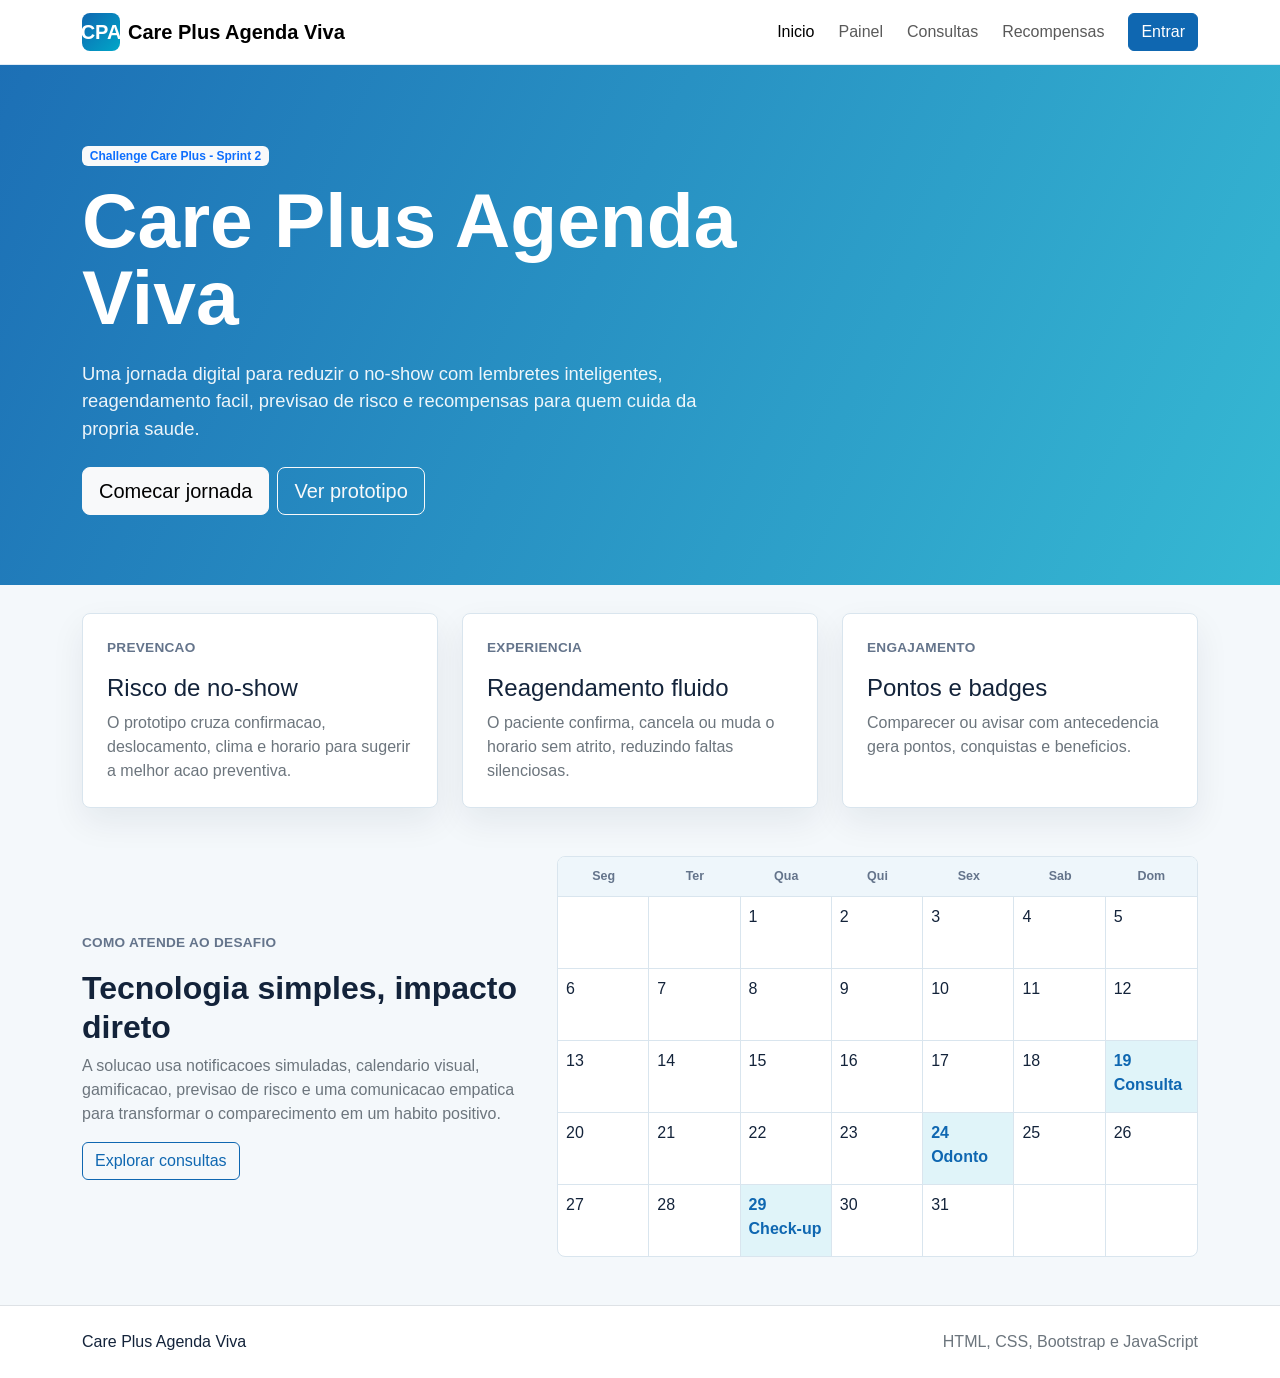
<file: index.html>
<!doctype html>
<html lang="pt-BR">
<head>
  <meta charset="utf-8">
  <meta name="viewport" content="width=device-width, initial-scale=1">
  <title>Care Plus Agenda Viva</title>
  <link href="https://cdn.jsdelivr.net/npm/bootstrap@5.3.3/dist/css/bootstrap.min.css" rel="stylesheet">
  <link href="css/styles.css" rel="stylesheet">
</head>
<body>
  <nav class="navbar navbar-expand-lg bg-white sticky-top">
    <div class="container">
      <a class="navbar-brand d-flex align-items-center gap-2 fw-bold" href="index.html">
        <span class="brand-mark">CPA</span>
        Care Plus Agenda Viva
      </a>
      <button class="navbar-toggler" type="button" data-bs-toggle="collapse" data-bs-target="#mainNav" aria-controls="mainNav" aria-expanded="false" aria-label="Abrir menu">
        <span class="navbar-toggler-icon"></span>
      </button>
      <div class="collapse navbar-collapse" id="mainNav">
        <ul class="navbar-nav ms-auto align-items-lg-center gap-lg-2">
          <li class="nav-item"><a class="nav-link active" href="index.html">Inicio</a></li>
          <li class="nav-item"><a class="nav-link" href="dashboard.html">Painel</a></li>
          <li class="nav-item"><a class="nav-link" href="consultas.html">Consultas</a></li>
          <li class="nav-item"><a class="nav-link" href="recompensas.html">Recompensas</a></li>
          <li class="nav-item"><a class="btn btn-primary ms-lg-2" href="login.html">Entrar</a></li>
        </ul>
      </div>
    </div>
  </nav>

  <header class="hero-band">
    <div class="container">
      <div class="hero-panel">
        <span class="badge bg-light text-primary mb-3">Challenge Care Plus - Sprint 2</span>
        <h1>Care Plus Agenda Viva</h1>
        <p class="mt-4">Uma jornada digital para reduzir o no-show com lembretes inteligentes, reagendamento facil, previsao de risco e recompensas para quem cuida da propria saude.</p>
        <div class="d-flex flex-wrap gap-2 mt-4">
          <a class="btn btn-light btn-lg" href="login.html">Comecar jornada</a>
          <a class="btn btn-outline-light btn-lg" href="dashboard.html">Ver prototipo</a>
        </div>
      </div>
    </div>
  </header>

  <main class="page-shell">
    <section class="container">
      <div class="row g-4 align-items-stretch">
        <div class="col-md-4">
          <div class="soft-card h-100 p-4">
            <p class="small-label">Prevencao</p>
            <h2 class="h4">Risco de no-show</h2>
            <p class="text-secondary mb-0">O prototipo cruza confirmacao, deslocamento, clima e horario para sugerir a melhor acao preventiva.</p>
          </div>
        </div>
        <div class="col-md-4">
          <div class="soft-card h-100 p-4">
            <p class="small-label">Experiencia</p>
            <h2 class="h4">Reagendamento fluido</h2>
            <p class="text-secondary mb-0">O paciente confirma, cancela ou muda o horario sem atrito, reduzindo faltas silenciosas.</p>
          </div>
        </div>
        <div class="col-md-4">
          <div class="soft-card h-100 p-4">
            <p class="small-label">Engajamento</p>
            <h2 class="h4">Pontos e badges</h2>
            <p class="text-secondary mb-0">Comparecer ou avisar com antecedencia gera pontos, conquistas e beneficios.</p>
          </div>
        </div>
      </div>
    </section>

    <section class="container mt-5">
      <div class="row g-4 align-items-center">
        <div class="col-lg-5">
          <p class="small-label">Como atende ao desafio</p>
          <h2 class="section-title">Tecnologia simples, impacto direto</h2>
          <p class="text-secondary">A solucao usa notificacoes simuladas, calendario visual, gamificacao, previsao de risco e uma comunicacao empatica para transformar o comparecimento em um habito positivo.</p>
          <a class="btn btn-outline-primary" href="consultas.html">Explorar consultas</a>
        </div>
        <div class="col-lg-7">
          <div class="calendar-block">
            <div class="calendar-head">
              <span>Seg</span><span>Ter</span><span>Qua</span><span>Qui</span><span>Sex</span><span>Sab</span><span>Dom</span>
            </div>
            <div class="calendar-day">
              <span></span><span></span><span>1</span><span>2</span><span>3</span><span>4</span><span>5</span>
              <span>6</span><span>7</span><span>8</span><span>9</span><span>10</span><span>11</span><span>12</span>
              <span>13</span><span>14</span><span>15</span><span>16</span><span>17</span><span>18</span><span class="has-event">19 Consulta</span>
              <span>20</span><span>21</span><span>22</span><span>23</span><span class="has-event">24 Odonto</span><span>25</span><span>26</span>
              <span>27</span><span>28</span><span class="has-event">29 Check-up</span><span>30</span><span>31</span><span></span><span></span>
            </div>
          </div>
        </div>
      </div>
    </section>
  </main>

  <footer class="border-top bg-white py-4">
    <div class="container d-flex flex-wrap justify-content-between gap-2">
      <span>Care Plus Agenda Viva</span>
      <span class="text-secondary">HTML, CSS, Bootstrap e JavaScript</span>
    </div>
  </footer>

  <script src="https://cdn.jsdelivr.net/npm/bootstrap@5.3.3/dist/js/bootstrap.bundle.min.js"></script>
  <script src="js/app.js"></script>
</body>
</html>
</file>
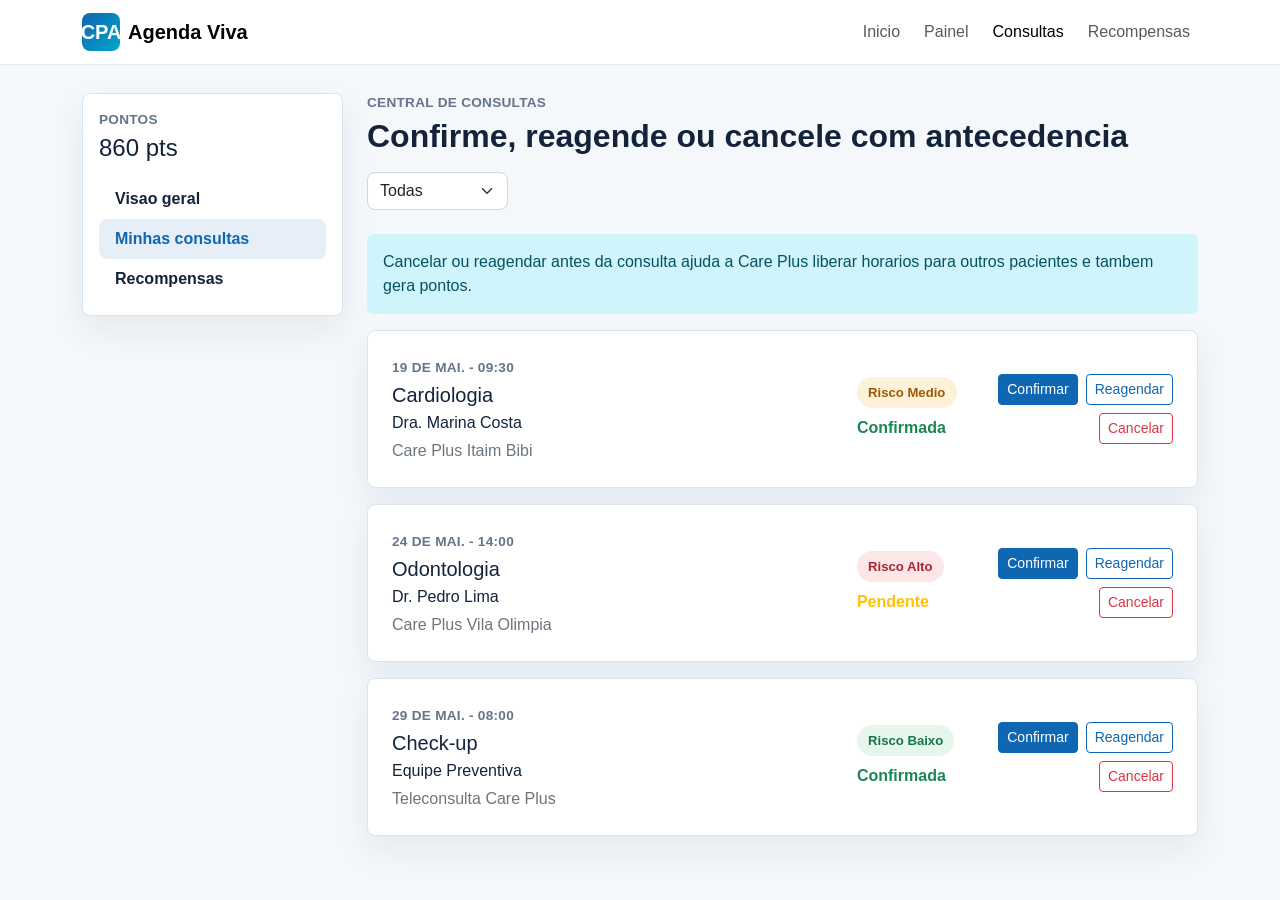
<file: consultas.html>
<!doctype html>
<html lang="pt-BR">
<head>
  <meta charset="utf-8">
  <meta name="viewport" content="width=device-width, initial-scale=1">
  <title>Consultas - Care Plus Agenda Viva</title>
  <link href="https://cdn.jsdelivr.net/npm/bootstrap@5.3.3/dist/css/bootstrap.min.css" rel="stylesheet">
  <link href="css/styles.css" rel="stylesheet">
</head>
<body>
  <nav class="navbar navbar-expand-lg bg-white sticky-top">
    <div class="container">
      <a class="navbar-brand d-flex align-items-center gap-2 fw-bold" href="index.html"><span class="brand-mark">CPA</span> Agenda Viva</a>
      <button class="navbar-toggler" type="button" data-bs-toggle="collapse" data-bs-target="#mainNav" aria-label="Abrir menu"><span class="navbar-toggler-icon"></span></button>
      <div class="collapse navbar-collapse" id="mainNav">
        <ul class="navbar-nav ms-auto gap-lg-2">
          <li class="nav-item"><a class="nav-link" href="index.html">Inicio</a></li>
          <li class="nav-item"><a class="nav-link" href="dashboard.html">Painel</a></li>
          <li class="nav-item"><a class="nav-link active" href="consultas.html">Consultas</a></li>
          <li class="nav-item"><a class="nav-link" href="recompensas.html">Recompensas</a></li>
        </ul>
      </div>
    </div>
  </nav>

  <main class="page-shell">
    <div class="container">
      <div class="row g-4">
        <aside class="col-lg-3">
          <div class="soft-card app-sidebar p-3">
            <p class="small-label mb-1">Pontos</p>
            <h1 class="h4 mb-3"><span data-user-points>860</span> pts</h1>
            <nav class="app-nav nav flex-column">
              <a class="nav-link" href="dashboard.html">Visao geral</a>
              <a class="nav-link active" href="consultas.html">Minhas consultas</a>
              <a class="nav-link" href="recompensas.html">Recompensas</a>
            </nav>
          </div>
        </aside>
        <section class="col-lg-9">
          <div class="d-flex flex-wrap justify-content-between align-items-end gap-3 mb-4">
            <div>
              <p class="small-label mb-1">Central de consultas</p>
              <h2 class="section-title mb-0">Confirme, reagende ou cancele com antecedencia</h2>
            </div>
            <select id="appointmentFilter" class="form-select w-auto" aria-label="Filtrar consultas">
              <option value="todas">Todas</option>
              <option value="confirmada">Confirmadas</option>
              <option value="pendente">Pendentes</option>
              <option value="cancelada">Canceladas</option>
            </select>
          </div>

          <div class="alert alert-info border-0">
            Cancelar ou reagendar antes da consulta ajuda a Care Plus liberar horarios para outros pacientes e tambem gera pontos.
          </div>

          <div id="appointmentsList"></div>
        </section>
      </div>
    </div>
  </main>

  <div class="modal fade" id="rescheduleModal" tabindex="-1" aria-labelledby="rescheduleTitle" aria-hidden="true">
    <div class="modal-dialog modal-dialog-centered">
      <div class="modal-content">
        <form id="rescheduleForm">
          <div class="modal-header">
            <h2 class="modal-title fs-5" id="rescheduleTitle">Reagendar consulta</h2>
            <button type="button" class="btn-close" data-bs-dismiss="modal" aria-label="Fechar"></button>
          </div>
          <div class="modal-body">
            <div class="mb-3">
              <label for="newDate" class="form-label">Nova data</label>
              <input id="newDate" class="form-control" type="date" required>
            </div>
            <div class="mb-3">
              <label for="newTime" class="form-label">Novo horario</label>
              <input id="newTime" class="form-control" type="time" required>
            </div>
            <p class="text-secondary mb-0">Apos reagendar, o risco cai e o paciente ganha pontos por agir com antecedencia.</p>
          </div>
          <div class="modal-footer">
            <button type="button" class="btn btn-outline-secondary" data-bs-dismiss="modal">Voltar</button>
            <button type="submit" class="btn btn-primary">Salvar reagendamento</button>
          </div>
        </form>
      </div>
    </div>
  </div>

  <div id="toastArea" class="toast-container position-fixed bottom-0 end-0 p-3"></div>
  <script src="https://cdn.jsdelivr.net/npm/bootstrap@5.3.3/dist/js/bootstrap.bundle.min.js"></script>
  <script src="js/app.js"></script>
</body>
</html>
</file>
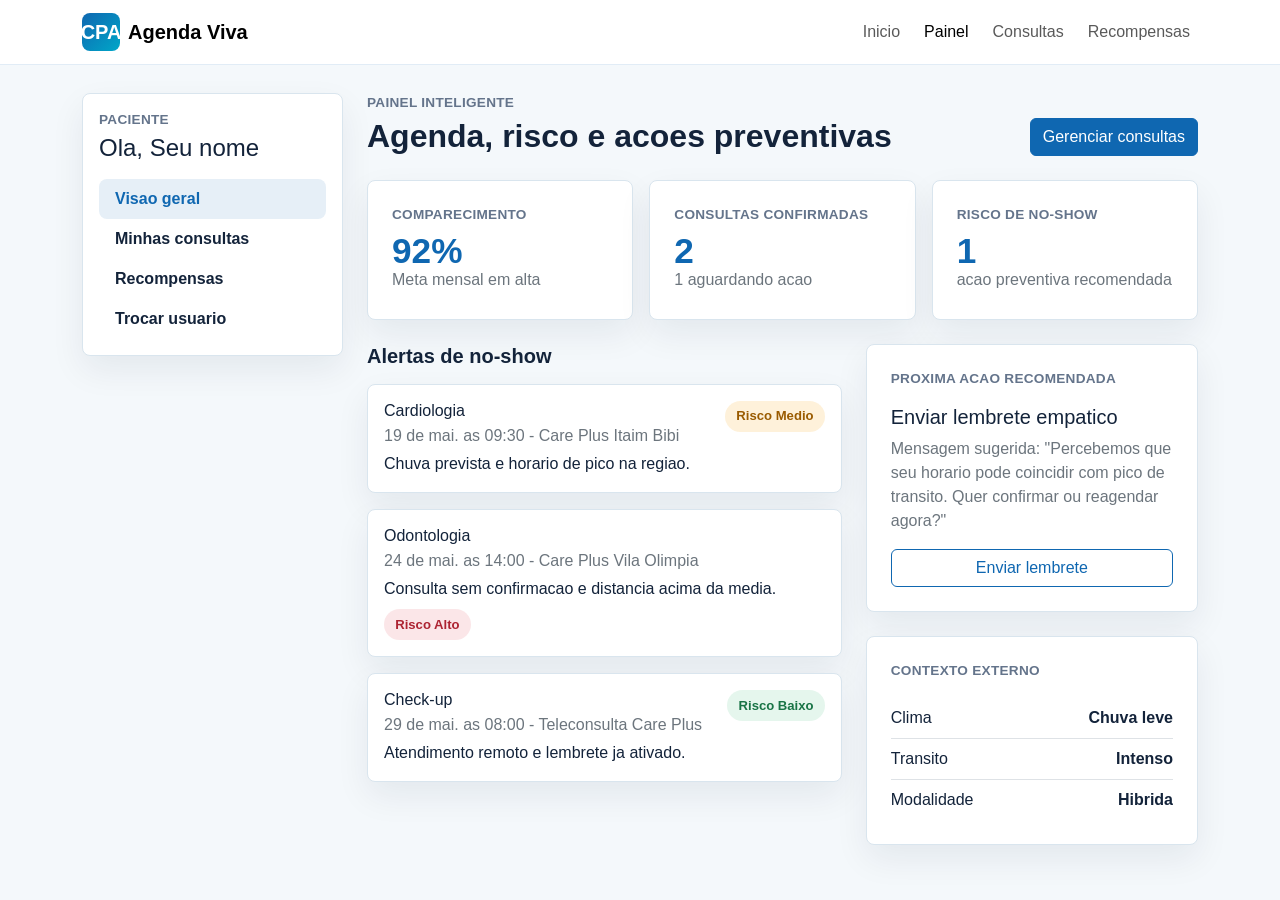
<file: dashboard.html>
<!doctype html>
<html lang="pt-BR">
<head>
  <meta charset="utf-8">
  <meta name="viewport" content="width=device-width, initial-scale=1">
  <title>Painel - Care Plus Agenda Viva</title>
  <link href="https://cdn.jsdelivr.net/npm/bootstrap@5.3.3/dist/css/bootstrap.min.css" rel="stylesheet">
  <link href="css/styles.css" rel="stylesheet">
</head>
<body>
  <nav class="navbar navbar-expand-lg bg-white sticky-top">
    <div class="container">
      <a class="navbar-brand d-flex align-items-center gap-2 fw-bold" href="index.html"><span class="brand-mark">CPA</span> Agenda Viva</a>
      <button class="navbar-toggler" type="button" data-bs-toggle="collapse" data-bs-target="#mainNav" aria-label="Abrir menu"><span class="navbar-toggler-icon"></span></button>
      <div class="collapse navbar-collapse" id="mainNav">
        <ul class="navbar-nav ms-auto gap-lg-2">
          <li class="nav-item"><a class="nav-link" href="index.html">Inicio</a></li>
          <li class="nav-item"><a class="nav-link active" href="dashboard.html">Painel</a></li>
          <li class="nav-item"><a class="nav-link" href="consultas.html">Consultas</a></li>
          <li class="nav-item"><a class="nav-link" href="recompensas.html">Recompensas</a></li>
        </ul>
      </div>
    </div>
  </nav>

  <main class="page-shell">
    <div class="container">
      <div class="row g-4">
        <aside class="col-lg-3">
          <div class="soft-card app-sidebar p-3">
            <p class="small-label mb-1">Paciente</p>
            <h1 class="h4 mb-3">Ola, <span data-user-name>Seu nome</span></h1>
            <nav class="app-nav nav flex-column">
              <a class="nav-link active" href="dashboard.html">Visao geral</a>
              <a class="nav-link" href="consultas.html">Minhas consultas</a>
              <a class="nav-link" href="recompensas.html">Recompensas</a>
              <a class="nav-link" href="login.html">Trocar usuario</a>
            </nav>
          </div>
        </aside>
        <section class="col-lg-9">
          <div class="d-flex flex-wrap justify-content-between align-items-end gap-3 mb-4">
            <div>
              <p class="small-label mb-1">Painel inteligente</p>
              <h2 class="section-title mb-0">Agenda, risco e acoes preventivas</h2>
            </div>
            <a class="btn btn-primary" href="consultas.html">Gerenciar consultas</a>
          </div>

          <div id="dashboardMetrics" class="row g-3 mb-4"></div>

          <div class="row g-4">
            <div class="col-xl-7">
              <h3 class="h5 fw-bold mb-3">Alertas de no-show</h3>
              <div id="riskAlerts"></div>
            </div>
            <div class="col-xl-5">
              <div class="soft-card p-4 mb-4">
                <p class="small-label">Proxima acao recomendada</p>
                <h3 class="h5">Enviar lembrete empatico</h3>
                <p class="text-secondary">Mensagem sugerida: "Percebemos que seu horario pode coincidir com pico de transito. Quer confirmar ou reagendar agora?"</p>
                <button class="btn btn-outline-primary w-100" onclick="showToast('Lembrete inteligente enviado ao paciente.')">Enviar lembrete</button>
              </div>
              <div class="soft-card p-4">
                <p class="small-label">Contexto externo</p>
                <div class="d-flex justify-content-between border-bottom py-2"><span>Clima</span><strong>Chuva leve</strong></div>
                <div class="d-flex justify-content-between border-bottom py-2"><span>Transito</span><strong>Intenso</strong></div>
                <div class="d-flex justify-content-between py-2"><span>Modalidade</span><strong>Hibrida</strong></div>
              </div>
            </div>
          </div>
        </section>
      </div>
    </div>
  </main>

  <div id="toastArea" class="toast-container position-fixed bottom-0 end-0 p-3"></div>
  <script src="https://cdn.jsdelivr.net/npm/bootstrap@5.3.3/dist/js/bootstrap.bundle.min.js"></script>
  <script src="js/app.js"></script>
</body>
</html>
</file>
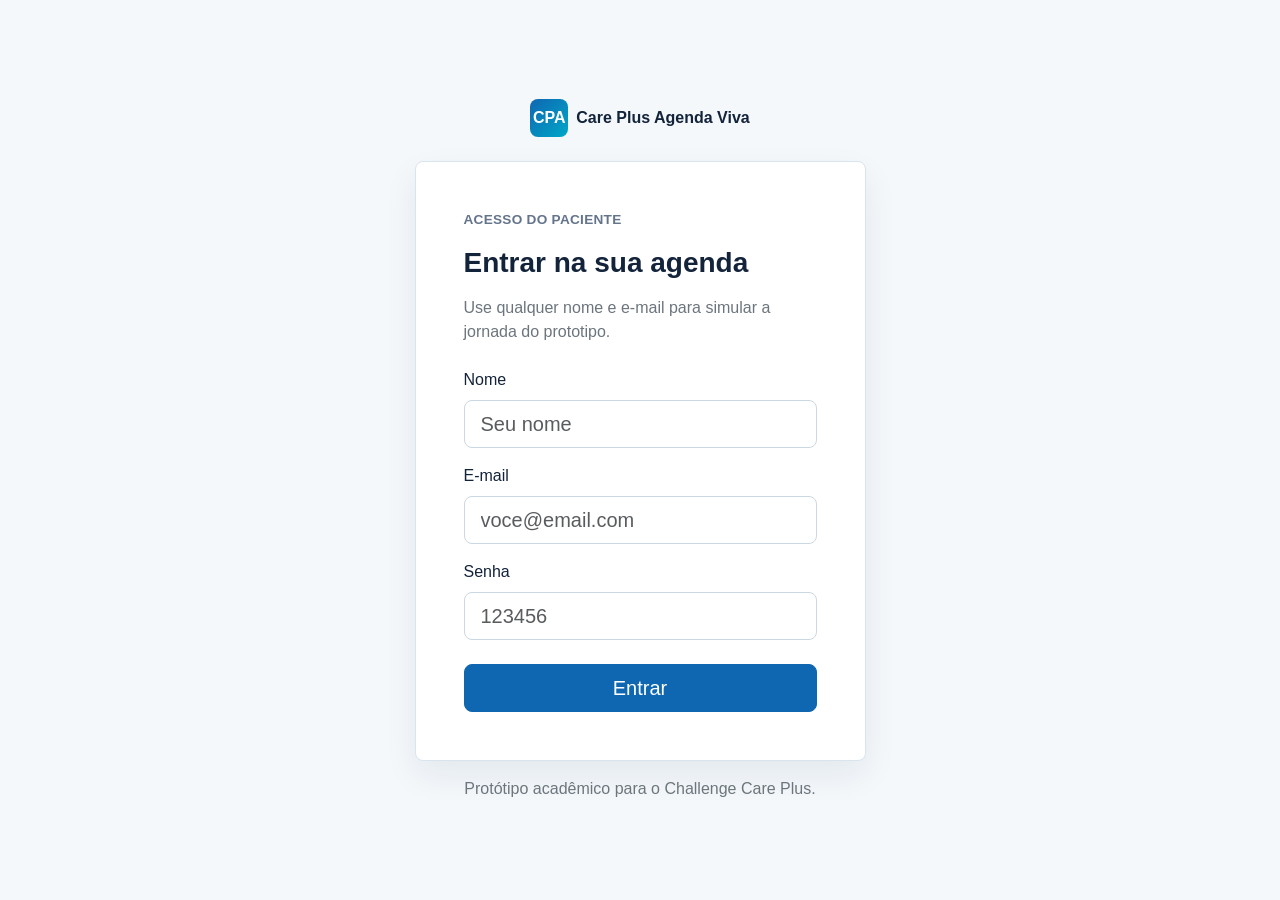
<file: login.html>
<!doctype html>
<html lang="pt-BR">
<head>
  <meta charset="utf-8">
  <meta name="viewport" content="width=device-width, initial-scale=1">
  <title>Login - Care Plus Agenda Viva</title>
  <link href="https://cdn.jsdelivr.net/npm/bootstrap@5.3.3/dist/css/bootstrap.min.css" rel="stylesheet">
  <link href="css/styles.css" rel="stylesheet">
</head>
<body>
  <main class="min-vh-100 d-flex align-items-center py-5">
    <div class="container">
      <div class="row justify-content-center">
        <div class="col-md-8 col-lg-5">
          <div class="text-center mb-4">
            <a class="navbar-brand d-inline-flex align-items-center gap-2 fw-bold" href="index.html">
              <span class="brand-mark">CPA</span>
              Care Plus Agenda Viva
            </a>
          </div>
          <div class="soft-card p-4 p-md-5">
            <p class="small-label">Acesso do paciente</p>
            <h1 class="h3 fw-bold mb-3">Entrar na sua agenda</h1>
            <p class="text-secondary">Use qualquer nome e e-mail para simular a jornada do prototipo.</p>
            <form id="loginForm" class="mt-4">
              <div class="mb-3">
                <label class="form-label" for="name">Nome</label>
                <input class="form-control form-control-lg" id="name" type="text" placeholder="Seu nome" required>
              </div>
              <div class="mb-3">
                <label class="form-label" for="email">E-mail</label>
                <input class="form-control form-control-lg" id="email" type="email" placeholder="voce@email.com" required>
              </div>
              <div class="mb-4">
                <label class="form-label" for="password">Senha</label>
                <input class="form-control form-control-lg" id="password" type="password" placeholder="123456" required>
              </div>
              <button class="btn btn-primary btn-lg w-100" type="submit">Entrar</button>
            </form>
          </div>
          <p class="text-center text-secondary mt-3 mb-0">Protótipo acadêmico para o Challenge Care Plus.</p>
        </div>
      </div>
    </div>
  </main>

  <script src="https://cdn.jsdelivr.net/npm/bootstrap@5.3.3/dist/js/bootstrap.bundle.min.js"></script>
  <script src="js/app.js"></script>
</body>
</html>
</file>
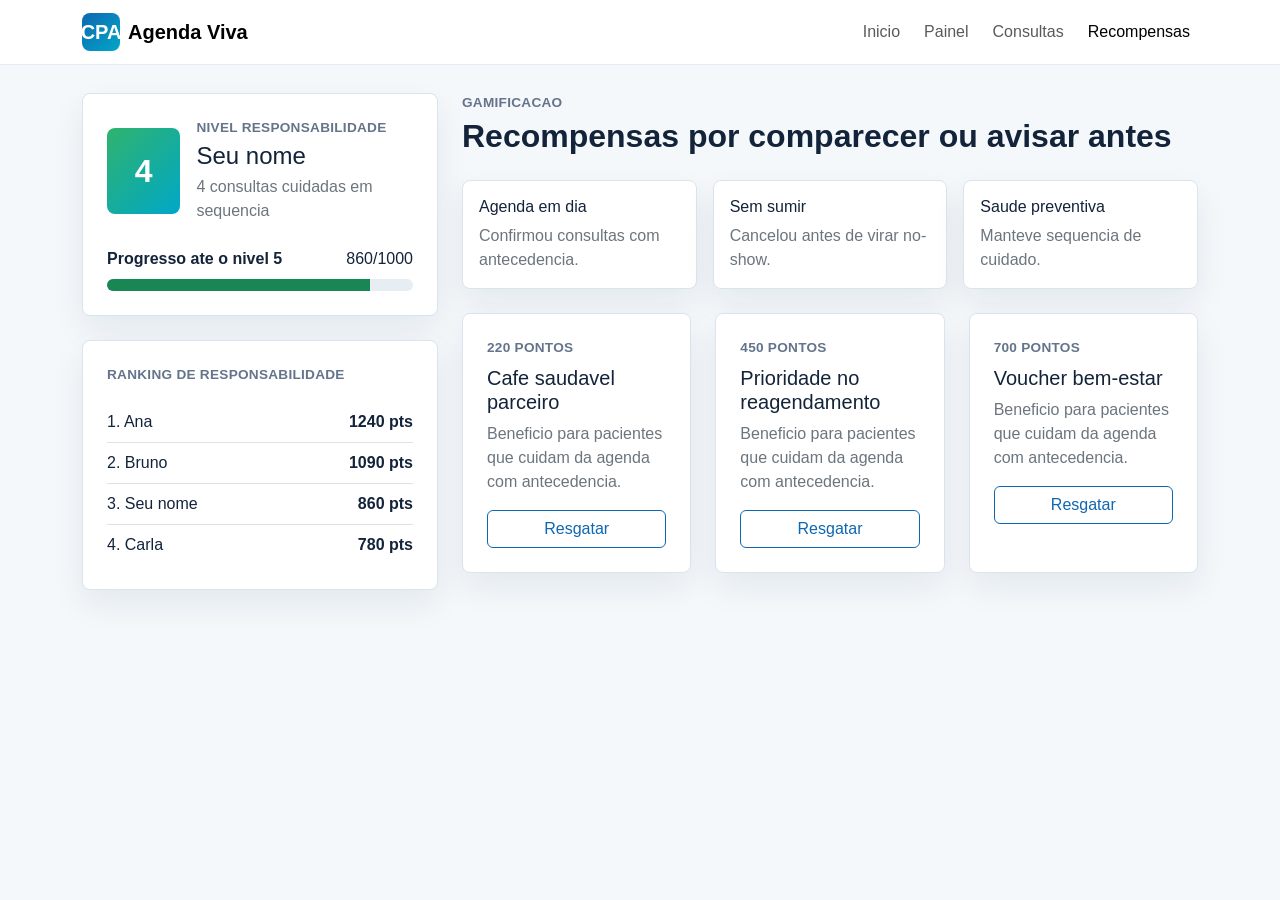
<file: recompensas.html>
<!doctype html>
<html lang="pt-BR">
<head>
  <meta charset="utf-8">
  <meta name="viewport" content="width=device-width, initial-scale=1">
  <title>Recompensas - Care Plus Agenda Viva</title>
  <link href="https://cdn.jsdelivr.net/npm/bootstrap@5.3.3/dist/css/bootstrap.min.css" rel="stylesheet">
  <link href="css/styles.css" rel="stylesheet">
</head>
<body>
  <nav class="navbar navbar-expand-lg bg-white sticky-top">
    <div class="container">
      <a class="navbar-brand d-flex align-items-center gap-2 fw-bold" href="index.html"><span class="brand-mark">CPA</span> Agenda Viva</a>
      <button class="navbar-toggler" type="button" data-bs-toggle="collapse" data-bs-target="#mainNav" aria-label="Abrir menu"><span class="navbar-toggler-icon"></span></button>
      <div class="collapse navbar-collapse" id="mainNav">
        <ul class="navbar-nav ms-auto gap-lg-2">
          <li class="nav-item"><a class="nav-link" href="index.html">Inicio</a></li>
          <li class="nav-item"><a class="nav-link" href="dashboard.html">Painel</a></li>
          <li class="nav-item"><a class="nav-link" href="consultas.html">Consultas</a></li>
          <li class="nav-item"><a class="nav-link active" href="recompensas.html">Recompensas</a></li>
        </ul>
      </div>
    </div>
  </nav>

  <main class="page-shell">
    <div class="container">
      <div class="row g-4 align-items-start">
        <aside class="col-lg-4">
          <div class="soft-card p-4">
            <div class="d-flex gap-3 align-items-center">
              <div class="reward-level">4</div>
              <div>
                <p class="small-label mb-1">Nivel responsabilidade</p>
                <h1 class="h4 mb-1"><span data-user-name>Seu nome</span></h1>
                <p class="mb-0 text-secondary"><span id="streakDays">4</span> consultas cuidadas em sequencia</p>
              </div>
            </div>
            <div class="mt-4">
              <div class="d-flex justify-content-between mb-2">
                <span class="fw-bold">Progresso ate o nivel 5</span>
                <span><span id="rewardPoints">860</span>/1000</span>
              </div>
              <div class="progress" role="progressbar" aria-label="Progresso de nivel">
                <div id="levelProgress" class="progress-bar bg-success" style="width: 86%"></div>
              </div>
            </div>
          </div>

          <div class="soft-card p-4 mt-4">
            <p class="small-label">Ranking de responsabilidade</p>
            <div class="d-flex justify-content-between border-bottom py-2"><span>1. Ana</span><strong>1240 pts</strong></div>
            <div class="d-flex justify-content-between border-bottom py-2"><span>2. Bruno</span><strong>1090 pts</strong></div>
            <div class="d-flex justify-content-between border-bottom py-2"><span>3. <span data-user-name>Seu nome</span></span><strong><span data-user-points>860</span> pts</strong></div>
            <div class="d-flex justify-content-between py-2"><span>4. Carla</span><strong>780 pts</strong></div>
          </div>
        </aside>

        <section class="col-lg-8">
          <div class="mb-4">
            <p class="small-label mb-1">Gamificacao</p>
            <h2 class="section-title mb-0">Recompensas por comparecer ou avisar antes</h2>
          </div>

          <div class="row g-3 mb-4">
            <div class="col-md-4">
              <div class="soft-card p-3 h-100">
                <h3 class="h6">Agenda em dia</h3>
                <p class="text-secondary mb-0">Confirmou consultas com antecedencia.</p>
              </div>
            </div>
            <div class="col-md-4">
              <div class="soft-card p-3 h-100">
                <h3 class="h6">Sem sumir</h3>
                <p class="text-secondary mb-0">Cancelou antes de virar no-show.</p>
              </div>
            </div>
            <div class="col-md-4">
              <div class="soft-card p-3 h-100">
                <h3 class="h6">Saude preventiva</h3>
                <p class="text-secondary mb-0">Manteve sequencia de cuidado.</p>
              </div>
            </div>
          </div>

          <div id="rewardList" class="row g-4"></div>
        </section>
      </div>
    </div>
  </main>

  <div id="toastArea" class="toast-container position-fixed bottom-0 end-0 p-3"></div>
  <script src="https://cdn.jsdelivr.net/npm/bootstrap@5.3.3/dist/js/bootstrap.bundle.min.js"></script>
  <script src="js/app.js"></script>
</body>
</html>
</file>
<file: css/styles.css>
:root {
  --care-blue: #0f67b1;
  --care-cyan: #00a7c8;
  --care-green: #2fb36d;
  --care-ink: #13233a;
  --care-muted: #64748b;
  --care-bg: #f4f8fb;
  --care-line: #d9e5ee;
}

body {
  background: var(--care-bg);
  color: var(--care-ink);
  font-family: Arial, Helvetica, sans-serif;
}

.navbar {
  border-bottom: 1px solid rgba(15, 103, 177, 0.12);
}

.brand-mark {
  align-items: center;
  background: linear-gradient(135deg, var(--care-blue), var(--care-cyan));
  border-radius: 8px;
  color: #fff;
  display: inline-flex;
  font-weight: 700;
  height: 38px;
  justify-content: center;
  width: 38px;
}

.page-shell {
  padding: 28px 0 48px;
}

.hero-band {
  background:
    linear-gradient(115deg, rgba(15, 103, 177, 0.94), rgba(0, 167, 200, 0.78)),
    url("https://images.unsplash.com/photo-1576091160399-112ba8d25d1d?auto=format&fit=crop&w=1600&q=80");
  background-position: center;
  background-size: cover;
  color: #fff;
  min-height: 520px;
  padding: 78px 0 44px;
}

.hero-panel {
  max-width: 720px;
}

.hero-panel h1 {
  font-size: clamp(2.4rem, 6vw, 4.9rem);
  font-weight: 800;
  letter-spacing: 0;
  line-height: 1;
}

.hero-panel p {
  color: rgba(255, 255, 255, 0.92);
  font-size: 1.15rem;
  max-width: 620px;
}

.section-title {
  font-weight: 800;
  letter-spacing: 0;
}

.soft-card {
  background: #fff;
  border: 1px solid var(--care-line);
  border-radius: 8px;
  box-shadow: 0 14px 34px rgba(19, 35, 58, 0.07);
}

.metric-card {
  min-height: 140px;
}

.metric-value {
  color: var(--care-blue);
  font-size: 2.2rem;
  font-weight: 800;
  line-height: 1;
}

.small-label {
  color: var(--care-muted);
  font-size: 0.85rem;
  font-weight: 700;
  letter-spacing: 0.02em;
  text-transform: uppercase;
}

.app-sidebar {
  position: sticky;
  top: 86px;
}

.app-nav .nav-link {
  border-radius: 8px;
  color: var(--care-ink);
  font-weight: 700;
}

.app-nav .nav-link.active,
.app-nav .nav-link:hover {
  background: rgba(15, 103, 177, 0.1);
  color: var(--care-blue);
}

.risk-low {
  background: rgba(47, 179, 109, 0.12);
  color: #197446;
}

.risk-medium {
  background: rgba(245, 158, 11, 0.15);
  color: #9a5b00;
}

.risk-high {
  background: rgba(220, 53, 69, 0.12);
  color: #ad2432;
}

.badge-soft {
  border-radius: 999px;
  display: inline-flex;
  font-size: 0.82rem;
  font-weight: 700;
  padding: 0.35rem 0.7rem;
}

.appointment-row {
  transition: transform 0.18s ease, box-shadow 0.18s ease;
}

.appointment-row:hover {
  box-shadow: 0 14px 30px rgba(19, 35, 58, 0.1);
  transform: translateY(-2px);
}

.calendar-block {
  background: #fff;
  border: 1px solid var(--care-line);
  border-radius: 8px;
  overflow: hidden;
}

.calendar-head,
.calendar-day {
  display: grid;
  grid-template-columns: repeat(7, minmax(0, 1fr));
}

.calendar-head span {
  background: #eef6fb;
  color: var(--care-muted);
  font-size: 0.78rem;
  font-weight: 700;
  padding: 10px;
  text-align: center;
}

.calendar-day span {
  border-right: 1px solid var(--care-line);
  border-top: 1px solid var(--care-line);
  min-height: 72px;
  padding: 8px;
}

.calendar-day span:nth-child(7n) {
  border-right: 0;
}

.calendar-day .has-event {
  background: rgba(0, 167, 200, 0.12);
  color: var(--care-blue);
  font-weight: 800;
}

.reward-level {
  align-items: center;
  background: linear-gradient(135deg, var(--care-green), var(--care-cyan));
  border-radius: 8px;
  color: #fff;
  display: flex;
  font-size: 2rem;
  font-weight: 800;
  height: 86px;
  justify-content: center;
  width: 86px;
}

.progress {
  background-color: #e6eef4;
  height: 12px;
}

.btn-primary {
  background-color: var(--care-blue);
  border-color: var(--care-blue);
}

.btn-primary:hover {
  background-color: #0b5798;
  border-color: #0b5798;
}

.btn-outline-primary {
  border-color: var(--care-blue);
  color: var(--care-blue);
}

.btn-outline-primary:hover {
  background-color: var(--care-blue);
  border-color: var(--care-blue);
}

.form-control,
.form-select {
  border-color: #cad8e3;
  border-radius: 8px;
}

.toast-container {
  z-index: 1090;
}

@media (max-width: 991px) {
  .hero-band {
    min-height: auto;
    padding-top: 54px;
  }

  .app-sidebar {
    position: static;
  }
}

@media (max-width: 575px) {
  .calendar-day span {
    font-size: 0.82rem;
    min-height: 54px;
    padding: 6px;
  }
}
</file>
